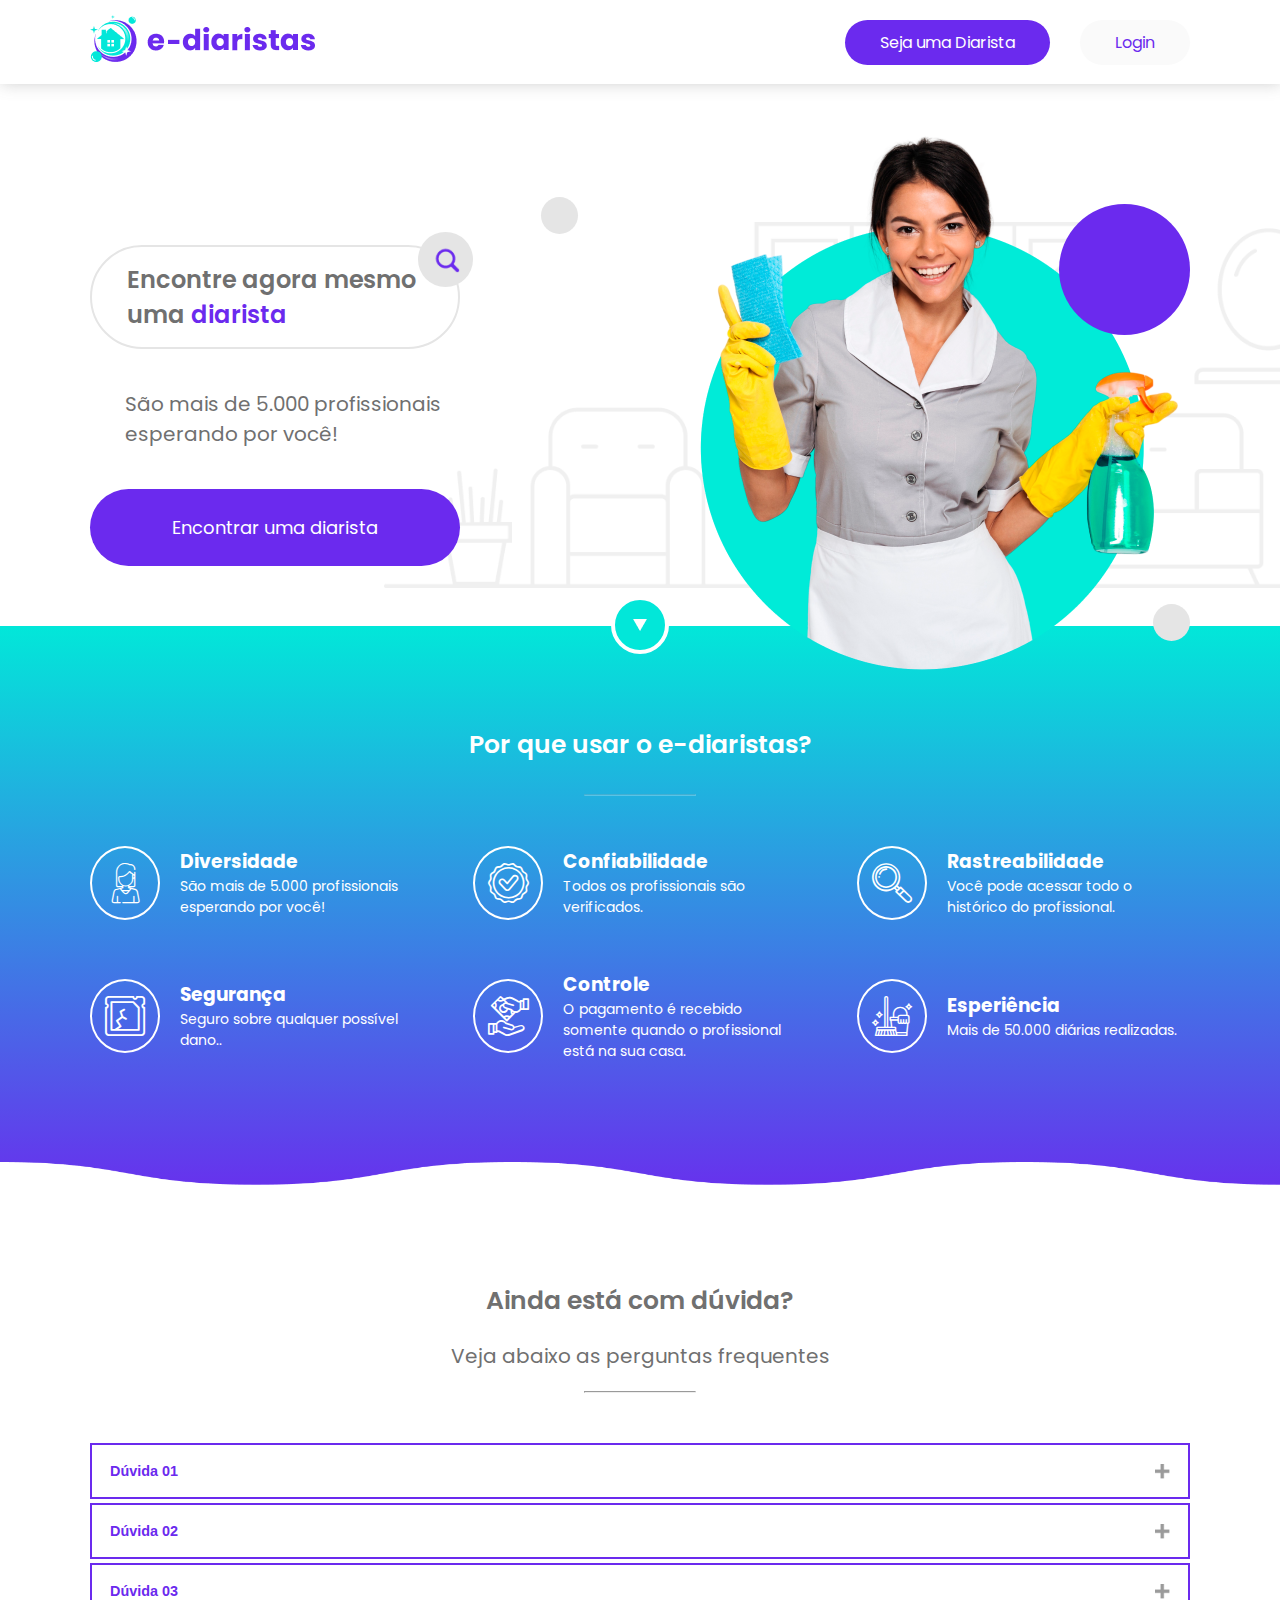
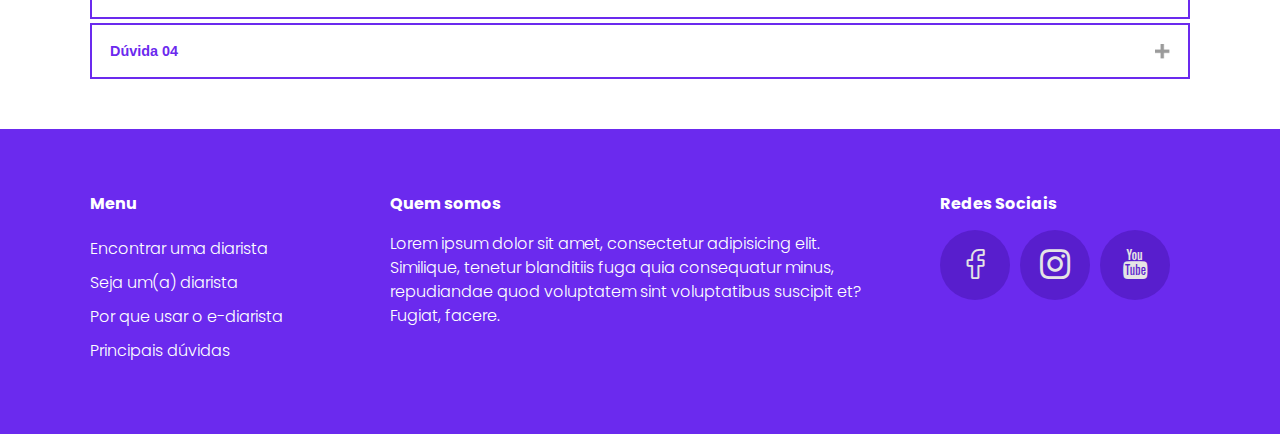
<file: index.html>
<!DOCTYPE html>
<html lang="pt-BR">

<head>
  <meta charset="UTF-8">
  <meta http-equiv="X-UA-Compatible" content="IE=edge">
  <meta name="viewport" content="width=device-width, initial-scale=1.0">

  <!-- Título da Página / Site -->
  <title>e-diaristas</title>

  <!-- Geral -->
  <link rel="canonical" href="https://taoliveira.com.br/e-diaristas-html-css-js-treinaweb/">

  <meta name="author" content="Thais Oliveira">
  <meta name="revised" content="31/05/2024">

  <!-- SEO -->
  <meta name="description" content="Página inicial de apresentação de uma startup de contratação de serviços de diaristas.">
  <meta name="keywords" content="landing page, html css e javascript, frontend developer, frontend, front-end, taoliveira, taoliveira82, Thais Oliveira, Thais Oliveira Dev, thais oliveira, thais oliveira dev, taoliveiradev">
  <meta name="robots" content="index, follow">
  <meta name="googlebot" content="index, follow">

  <!-- Open Graph -->
  <meta property="og:title" content="e-diaristas">
  <meta property="og:description" content="Página inicial de apresentação de uma startup de contratação de serviços de diaristas.">
  <meta property="og:url" content="https://taoliveira.com.br/e-diaristas-html-css-js-treinaweb/">
  <meta property="og:type" content="website">

  <!-- Segurança -->
  <meta http-equiv="X-Content-Type-Options" content="nosniff">

  <!-- Google Fonts -->
  <link rel="preconnect" href="https://fonts.googleapis.com">
  <link rel="preconnect" href="https://fonts.gstatic.com" crossorigin>
  <link href="https://fonts.googleapis.com/css2?family=Poppins:wght@100;200;300;400;500;600;700;800;900&display=swap"
    rel="stylesheet">

  <!-- Ícones -->
  <link rel="stylesheet" href="fonts/tw-icons/css/treinaweb-icons.css">

  <!-- Estilo -->
  <link rel="stylesheet" href="assets/css/style.css">
</head>

<body>
  <!-- Cabeçalho -->
  <header>
    <div class="container">
      <div class="nav-menu">
        <a href="index.html"><img src="assets/img/logo-ediaristas.png" alt="Logo e-diaristas"></a>
        <div class="btn-header">
          <a class="btn-contained" href="#">Seja uma Diarista</a>
          <a class="btn-void" href="login.html">Login</a>
        </div>
      </div>
    </div>
  </header>

  <!-- Conteúdo -->
  <main>
    <!-- Principal -->
    <section class="principal">
      <div class="container">
        <div class="principal-section">
          <div class="principal-description">
            <div class="principal-diarista-text">
              Encontre agora mesmo uma <span>diarista</span>
            </div>
            <p>
              São mais de 5.000 profissionais<br>
              esperando por você!
            </p>
            <a href="#" class="btn-contained">Encontrar uma diarista</a>
          </div>
          <div class="principal-image">
            <img src="assets/img/diarista-topo.png" alt="Imagem ilustrativa de diarista">
          </div>
        </div>
      </div>

    </section>

    <!-- Por que -->
    <section class="porque">
      <div class="container">
        <h2>Por que usar o e-diaristas?</h2>
        <hr>
        <div class="porque-campos-item">
          <div class="porque-item">
            <div>
              <i class="twf-woman"></i>
            </div>
            <div>
              <h3>Diversidade</h3>
              <p>São mais de 5.000 profissionais esperando por você!</p>
            </div>
          </div>
          <div class="porque-item">
            <div>
              <i class="twf-certificate"></i>
            </div>
            <div>
              <h3>Confiabilidade</h3>
              <p>Todos os profissionais são verificados.</p>
            </div>
          </div>
          <div class="porque-item">
            <div>
              <i class="twf-search-2"></i>
            </div>
            <div>
              <h3>Rastreabilidade</h3>
              <p>Você pode acessar todo o histórico do profissional.</p>
            </div>
          </div>
          <div class="porque-item">
            <div>
              <i class="twf-frame-broken"></i>
            </div>
            <div>
              <h3>Segurança</h3>
              <p>Seguro sobre qualquer possível dano..</p>
            </div>
          </div>
          <div class="porque-item">
            <div>
              <i class="twf-payment"></i>
            </div>
            <div>
              <h3>Controle</h3>
              <p>O pagamento é recebido somente quando o profissional está na sua casa.</p>
            </div>
          </div>
          <div class="porque-item">
            <div>
              <i class="twf-broom-bucket"></i>
            </div>
            <div>
              <h3>Esperiência</h3>
              <p>Mais de 50.000 diárias realizadas.</p>
            </div>
          </div>
        </div>
      </div>
    </section>

    <!-- FAQ's -->
    <section class="faqs">
      <div class="division-wave"></div>
      <div class="container">
        <div class="title-section-faqs">
          <h2>Ainda está com dúvida?</h2>
          <p>Veja abaixo as perguntas frequentes</p>
          <hr>
        </div>
        <div class="faqs-accordion">
          <button class="accordion">
            <h3>Dúvida 01</h3>
            <img src="assets/img/icon-plus.png" alt="Ícone de expandir" class="plus">
            <img src="assets/img/icon-minus.png" alt="ícone de fechar" class="minus">
          </button class="accordion">
          <div class="panel">
            <p>Lorem ipsum, dolor sit amet consectetur adipisicing elit. Assumenda voluptatem soluta nostrum, tempore ducimus officiis eius voluptas quia nesciunt eveniet error laborum accusamus quidem.</p>
          </div>

          <button class="accordion">
            <h3>Dúvida 02</h3>
            <img src="assets/img/icon-plus.png" alt="Ícone de expandir" class="plus">
            <img src="assets/img/icon-minus.png" alt="ícone de fechar" class="minus">
          </button>
          <div class="panel">
            <p>Lorem ipsum, dolor sit amet consectetur adipisicing elit. Assumenda voluptatem soluta nostrum, tempore ducimus officiis eius voluptas quia nesciunt eveniet error laborum accusamus quidem.</p>
          </div>

          <button class="accordion">
            <h3>Dúvida 03</h3>
            <img src="assets/img/icon-plus.png" alt="Ícone de expandir" class="plus">
            <img src="assets/img/icon-minus.png" alt="ícone de fechar" class="minus">
          </button>
          <div class="panel">
            <p>Lorem ipsum, dolor sit amet consectetur adipisicing elit. Assumenda voluptatem soluta nostrum, tempore ducimus officiis eius voluptas quia nesciunt eveniet error laborum accusamus quidem.</p>
          </div>

          <button class="accordion">
            <h3>Dúvida 04</h3>
            <img src="assets/img/icon-plus.png" alt="Ícone de expandir" class="plus">
            <img src="assets/img/icon-minus.png" alt="ícone de fechar" class="minus">
          </button>
          <div class="panel">
            <p>Lorem ipsum, dolor sit amet consectetur adipisicing elit. Assumenda voluptatem soluta nostrum, tempore ducimus officiis eius voluptas quia nesciunt eveniet error laborum accusamus quidem.</p>
          </div>
        </div>
      </div>
    </section>
  </main>

  <!-- Rodapé -->
  <footer>
    <div class="container">
      <div class="footer-content">
        <div class="footer-item">
          <h2>Menu</h2>
          <ul>
            <li>
              <a href="#">Encontrar uma diarista</a>
            </li>
            <li>
              <a href="#">Seja um(a) diarista</a>
            </li>
            <li>
              <a href="#">Por que usar o e-diarista</a>
            </li>
            <li>
              <a href="#">Principais dúvidas</a>
            </li>
          </ul>
        </div>

        <div class="footer-item">
          <h2>Quem somos</h2>
          <p>Lorem ipsum dolor sit amet, consectetur adipisicing elit. Similique, tenetur blanditiis fuga quia consequatur minus, repudiandae quod voluptatem sint voluptatibus suscipit et? Fugiat, facere.</p>
        </div>
        
        <div class="footer-item">
          <h2>Redes Sociais</h2>
          <div class="social-media">
            <a href="#"><i class="twf-facebook-f"></i></a>
            <a href="#"><i class="twf-instagram"></i></a>
            <a href="#"><i class="twf-youtube"></i></a>
          </div>
        </div>
      </div>
    </div>
  </footer>

  <!-- Scripts -->
  <script type="text/javascript" src="assets/js/script.js"></script>
</body>

</html>
</file>
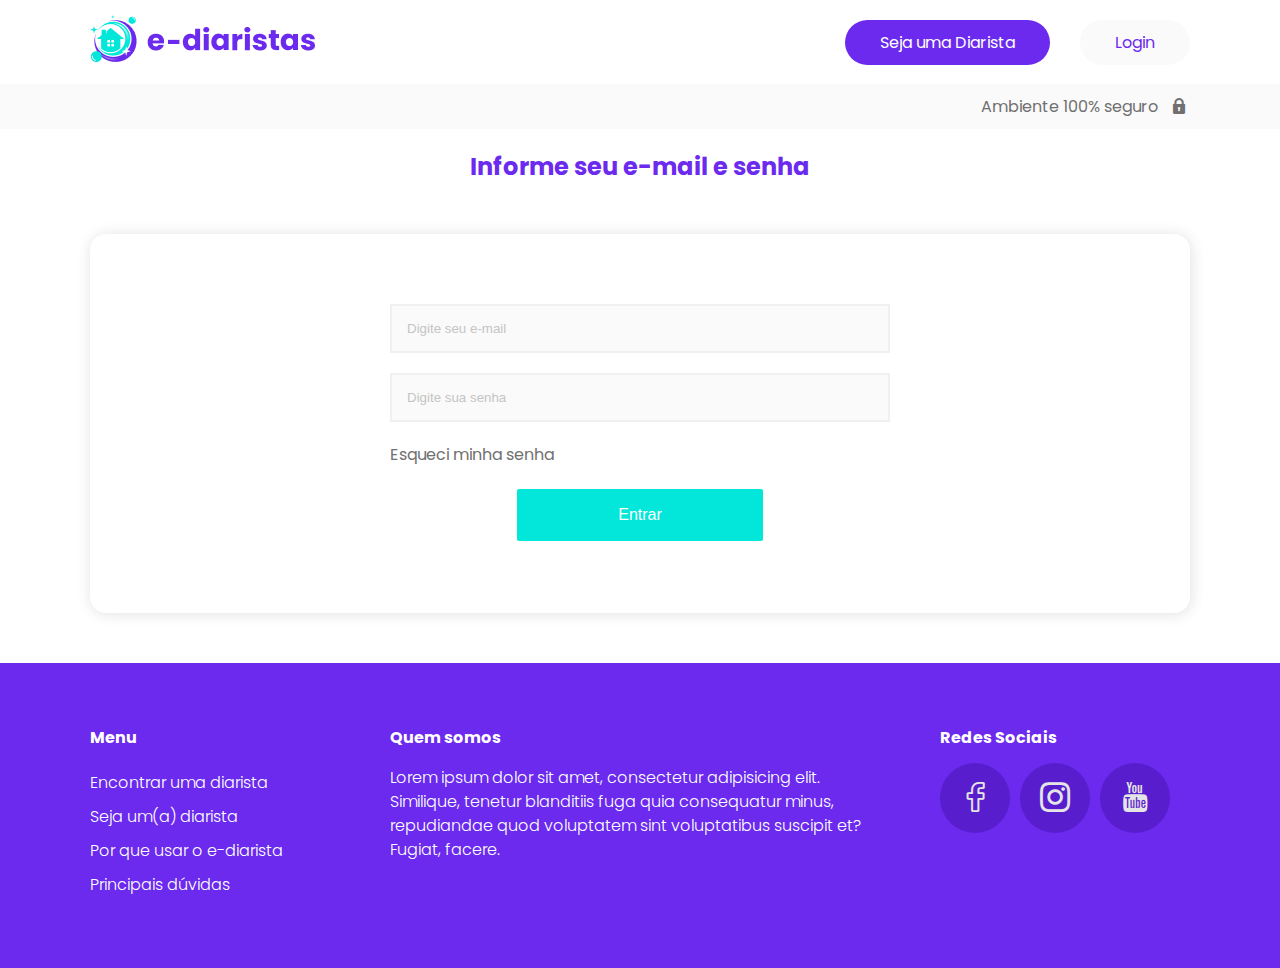
<file: login.html>
<!DOCTYPE html>
<html lang="pt-BR">

<head>
  <meta charset="UTF-8">
  <meta http-equiv="X-UA-Compatible" content="IE=edge">
  <meta name="viewport" content="width=device-width, initial-scale=1.0">

  <!-- Título da Página / Site -->
  <title>Login | e-diaristas</title>

  <!-- Geral -->
  <link rel="canonical" href="https://taoliveira.com.br/e-diaristas-html-css-js-treinaweb/login">

  <meta name="author" content="Thais Oliveira">
  <meta name="revised" content="31/05/2024">

  <!-- SEO -->
  <meta name="description" content="Página Login | e-diaristas startup de contratação de serviços.">
  <meta name="keywords" content="landing page, html css e javascript, frontend developer, frontend, front-end, taoliveira, taoliveira82, Thais Oliveira, Thais Oliveira Dev, thais oliveira, thais oliveira dev, taoliveiradev">
  <meta name="robots" content="index, follow">
  <meta name="googlebot" content="index, follow">

  <!-- Open Graph -->
  <meta property="og:title" content="Login | e-diaristas">
  <meta property="og:description" content="Página Login | e-diaristas startup de contratação de serviços.">
  <meta property="og:url" content="https://taoliveira.com.br/e-diaristas-html-css-js-treinaweb/login">
  <meta property="og:type" content="website">

  <!-- Segurança -->
  <meta http-equiv="X-Content-Type-Options" content="nosniff">

  <!-- Google Fonts -->
  <link rel="preconnect" href="https://fonts.googleapis.com">
  <link rel="preconnect" href="https://fonts.gstatic.com" crossorigin>
  <link href="https://fonts.googleapis.com/css2?family=Poppins:wght@100;200;300;400;500;600;700;800;900&display=swap"
    rel="stylesheet">

  <!-- Ícones -->
  <link rel="stylesheet" href="fonts/tw-icons/css/treinaweb-icons.css">

  <!-- Estilo -->
  <link rel="stylesheet" href="assets/css/style.css">
  <link rel="stylesheet" href="assets/css/login.css">
</head>
<body>
<!-- Cabeçalho -->
<header>
  <div class="container">
    <div class="nav-menu">
      <a href="index.html"><img src="assets/img/logo-ediaristas.png" alt="Logo e-diaristas"></a>
      <div class="btn-header">
        <a class="btn-contained" href="#">Seja uma Diarista</a>
        <a class="btn-void" href="login.html">Login</a>
      </div>
    </div>
  </div>
</header>

<!-- Conteúdo -->
<main>
  <section>
    <div class="seguro-field">
      <div class="container seguro">
        <p>Ambiente 100% seguro</p>
        <i class="twf-lock"></i>
      </div>
    </div>
    <div>
      <div class="container">
        <h2 class="login-title">Informe seu e-mail e senha</h2>
        <div class="form-content">
          <div class="form-field">
            <form>
              <input type="email" name="" id="" placeholder="Digite seu e-mail">
              <input type="password" name="" id="" placeholder="Digite sua senha">
              <a href="#" class="password-recover">Esqueci minha senha</a>
              <div class="btn-form">
                <button type="submit">Entrar</button>
                <a href="index.html">Voltar</a>
              </div>
            </form>
          </div>
        </div>
      </div>
    </div>
  </section>
</main>

<!-- Rodapé -->
<footer>
  <div class="container">
    <div class="footer-content">
      <div class="footer-item">
        <h2>Menu</h2>
        <ul>
          <li>
            <a href="#">Encontrar uma diarista</a>
          </li>
          <li>
            <a href="#">Seja um(a) diarista</a>
          </li>
          <li>
            <a href="#">Por que usar o e-diarista</a>
          </li>
          <li>
            <a href="#">Principais dúvidas</a>
          </li>
        </ul>
      </div>

      <div class="footer-item">
        <h2>Quem somos</h2>
        <p>Lorem ipsum dolor sit amet, consectetur adipisicing elit. Similique, tenetur blanditiis fuga quia consequatur minus, repudiandae quod voluptatem sint voluptatibus suscipit et? Fugiat, facere.</p>
      </div>
      
      <div class="footer-item">
        <h2>Redes Sociais</h2>
        <div class="social-media">
          <a href="#"><i class="twf-facebook-f"></i></a>
          <a href="#"><i class="twf-instagram"></i></a>
          <a href="#"><i class="twf-youtube"></i></a>
        </div>
      </div>
    </div>
  </div>
</footer>

</body>
</html>
</file>
<file: fonts/tw-icons/css/treinaweb-icons.css>
@font-face {
  font-family: 'treinaweb-icons';
  src: url('../font/treinaweb-icons.eot?58514601');
  src: url('../font/treinaweb-icons.eot?58514601#iefix') format('embedded-opentype'),
       url('../font/treinaweb-icons.woff2?58514601') format('woff2'),
       url('../font/treinaweb-icons.woff?58514601') format('woff'),
       url('../font/treinaweb-icons.ttf?58514601') format('truetype'),
       url('../font/treinaweb-icons.svg?58514601#treinaweb-icons') format('svg');
  font-weight: normal;
  font-style: normal;
}
/* Chrome hack: SVG is rendered more smooth in Windozze. 100% magic, uncomment if you need it. */
/* Note, that will break hinting! In other OS-es font will be not as sharp as it could be */
/*
@media screen and (-webkit-min-device-pixel-ratio:0) {
  @font-face {
    font-family: 'treinaweb-icons';
    src: url('../font/treinaweb-icons.svg?58514601#treinaweb-icons') format('svg');
  }
}
*/
 
 [class^="twf-"]:before, [class*=" twf-"]:before {
  font-family: "treinaweb-icons";
  font-style: normal;
  font-weight: normal;
  speak: never;
 
  display: inline-block;
  text-decoration: inherit;
  width: 1em;
  margin-right: .2em;
  text-align: center;
  /* opacity: .8; */
 
  /* For safety - reset parent styles, that can break glyph codes*/
  font-variant: normal;
  text-transform: none;
 
  /* fix buttons height, for twitter bootstrap */
  line-height: 1em;
 
  /* Animation center compensation - margins should be symmetric */
  /* remove if not needed */
  margin-left: .2em;
 
  /* you can be more comfortable with increased icons size */
  /* font-size: 120%; */
 
  /* Font smoothing. That was taken from TWBS */
  -webkit-font-smoothing: antialiased;
  -moz-osx-font-smoothing: grayscale;
 
  /* Uncomment for 3D effect */
  /* text-shadow: 1px 1px 1px rgba(127, 127, 127, 0.3); */
}
 
.twf-credit-card:before { content: '\e800'; } /* '' */
.twf-bars:before { content: '\e801'; } /* '' */
.twf-broom-bucket:before { content: '\e802'; } /* '' */
.twf-calendar:before { content: '\e803'; } /* '' */
.twf-camera:before { content: '\e804'; } /* '' */
.twf-caret-down:before { content: '\e805'; } /* '' */
.twf-caret-left:before { content: '\e806'; } /* '' */
.twf-caret-right:before { content: '\e807'; } /* '' */
.twf-caret-up:before { content: '\e808'; } /* '' */
.twf-certificate:before { content: '\e809'; } /* '' */
.twf-check-circle:before { content: '\e80a'; } /* '' */
.twf-cleaning-1:before { content: '\e80b'; } /* '' */
.twf-cleaning-2:before { content: '\e80c'; } /* '' */
.twf-cleaning-3:before { content: '\e80d'; } /* '' */
.twf-facebook-f:before { content: '\e80e'; } /* '' */
.twf-frame-broken:before { content: '\e80f'; } /* '' */
.twf-instagram:before { content: '\e810'; } /* '' */
.twf-lock:before { content: '\e811'; } /* '' */
.twf-minus:before { content: '\e812'; } /* '' */
.twf-payment:before { content: '\e813'; } /* '' */
.twf-plus:before { content: '\e814'; } /* '' */
.twf-search:before { content: '\e815'; } /* '' */
.twf-search-2:before { content: '\e816'; } /* '' */
.twf-sort:before { content: '\e817'; } /* '' */
.twf-star:before { content: '\e818'; } /* '' */
.twf-times:before { content: '\e819'; } /* '' */
.twf-upload:before { content: '\e81a'; } /* '' */
.twf-woman:before { content: '\e81b'; } /* '' */
.twf-youtube:before { content: '\e81c'; } /* '' */
</file>
<file: assets/css/style.css>
/* GOOGLE FONTS */
@import url('https://fonts.googleapis.com/css2?family=Poppins:wght@100;200;300;400;500;600;700;800;900&display=swap');

/* ROOT */
:root {
  --primary: #6b2aee;
  --secondary: #02e7d9;
  --light-gray: #e5e5e5;
  --dark-gray: #707070;
  --btn-void: #fafafa;
  font-family: "Poppins", sans-serif;
}

/* RESET */
  html, body {
  margin: 0;
  padding: 0;
  box-sizing: border-box;
  overflow-x: hidden;
}

/* CONTAINER */
.container {
  max-width: 1100px;
  margin: 0 auto;
  padding: 0 15px;
}

/* BUTTONS */

.btn-header {
  display: flex;
  align-items: center;
  gap: 30px;
}

.btn-contained {
  background-color: var(--primary);
  padding: 10px 35px;
  border-radius: 25px;
  color: #fff;
  text-decoration: none;
}

.btn-void {
  background-color: var(--btn-void);
  padding: 10px 35px;
  color: var(--primary);
  text-decoration: none;
  border-radius: 25px;
}


/* HEADER */
header {
  padding: 15px 0;
  box-shadow: 1px 0 15px rgba(98,98,98,0.294);
}

.nav-menu {
  display: flex;
  justify-content: space-between;
  align-items: center;
}

/* PRINCIPAL */

.principal {
  background-image: url(../img/bg-image-principal.png);
  background-repeat: no-repeat;
  background-position: right;
  background-size: 70%;
}

.principal-section {
  display: flex;
  justify-content: space-between;
  align-items: center;
  padding: 40px 0;
}

.principal-description {
  display: flex;
  flex-direction: column;
  gap: 20px;
  max-width: 370px;
}

.principal-description p {
  font-size: 20px;
  color: var(--dark-gray);
  padding-left: 35px;
}

.principal-diarista-text {
  border: 2px solid var(--light-gray);
  padding: 15px 35px;
  border-radius: 70px;
  font-weight: 600;
  font-size: 1.5rem;
  color: var(--dark-gray);
  position: relative;
}

.principal-diarista-text span {
  color: var(--primary);
}

.principal-diarista-text::after {
  content: "";
  position: absolute;
  width: 55px;
  height: 55px;
  background-color: var(--light-gray);
  background-image: url(../img/icon-search-principal.png);
  background-repeat: no-repeat;
  background-size: 50%;
  background-position: center center;
  border-radius: 50%;
  top: -15px;
  right: -15px;
}

.principal-description a {
  text-align: center;
  font-size: 18px;
  padding: 25px;
  border-radius: 50px;
}

.principal-image {
  position: relative;
  z-index: 50;
}

.principal-image::after,
.principal-image::before {
  content: "";
  position: absolute;
  border-radius: 50%;
  right: 0;
}

.principal-image::before {
  width: 131px;
  height: 131px;
  background-color: var(--primary);
  top: 80px;
}

.principal-image::after {
  width: 37px;
  height: 37px;
  background-color: var(--light-gray);
  bottom: 45px;
  z-index: 50;
}

.principal-diarista-text::before {
  content: "";
  position: absolute;
  width: 37px;
  height: 37px;
  background-color: var(--light-gray);
  top: -50px;
  right: -120px;
  border-radius: 50%;
}

/* POR QUE SECTION */

.porque {
  background-image: linear-gradient(var(--secondary), var(--primary));
  margin-top: -100px;
  padding: 100px 0 150px 0;
  color: #fff;
  position: relative;
}

.porque::before {
  content: "";
  width: 50px;
  height: 50px;
  border-radius: 50%;
  border: 4px solid #fff;
  background-color: var(--secondary);
  background-image: url(../img/icon-trigulo.png);
  background-repeat: no-repeat;
  background-position: center center;
  right: 50%;
  transform: translate(50%);
  top: -30px;
  position: absolute;
}

.porque h2 {
  font-size: 25px;
  text-align: center;
  font-weight: 600;
  line-height: 37.5px;
  margin: 0 0 30px 0;
}

.porque hr {
  width: 10%;
  border-color: rgba(255, 255, 255, 0.25);
}

.porque-campos-item {
  display: grid;
  grid-template-columns: repeat(auto-fit, minmax(280px, 1fr));
  gap: 50px;
  margin-top: 50px;
}

.porque-item {
  display: flex;
  align-items: center;
  gap: 20px;
}

.porque-item h3,
.porque-item p {
  margin: 0;
}

.porque-item p {
  font-size: 14px;
}

.porque-item div:first-child {
  border: 2px solid #fff;
  border-radius: 50%;
  padding: 5px;
}

.porque-item i {
  font-size: 40px;
}

.porque-campos-item hr {
  display: none;
}

/* FAQ's section */

.division-wave {
  width: 100%;
  height: 100px;
  background-image: url(../img/wave.png);
  background-repeat: no-repeat;
  background-size: 100% 100%;
  background-position: bottom;
  position: relative;
  top: -50px;
}

.faqs {
  padding-bottom: 50px;
}

.title-section-faqs {
  text-align: center;
  color: var(--dark-gray);
  margin-top: -50px;
  margin-bottom: 50px;
}

.title-section-faqs h2 {
  font-size: 25px;
  font-weight: 600;
}

.title-section-faqs p {
  font-size: 20px;
}

.title-section-faqs hr {
  width: 10%;
  margin: 0 auto;
}

.accordion {
  background-color: #fff;
  color: var(--primary);
  padding: 18px;
  width: 100%;
  outline: none;
  display: flex;
  justify-content: space-between;
  align-items: center;
  transition: .4s;
  cursor: pointer;
}

.panel,
.accordion {
  text-align: left;
  margin-top: 4px;
  border: 2px solid var(--primary);
}

.panel {
  padding: 0 18px;
  overflow: hidden;
  display: none;
  border-top: none;
  margin: 0;
  font-size: 17px;
  color: #2c3a57;
}

.accordion h3 {
  font-weight: 700;
  font-size: .9rem;
  margin: 0;
}

.accordion img {
  width: 15px;
}

.active .plus {
  display: none;
}


.minus {
  display: none;
}

.active .minus {
  display: inline-block;
}

.active {
  border-bottom: none;
}

/* FOOTER */
footer {
  background-color: var(--primary);
  padding: 50px 0;
}

footer .footer-content {
  display: grid;
  grid-template-columns: 1fr 2fr 1fr;
  gap: 50px;
}

footer .footer-content .footer-item {
  color: #fff;
  font-size: 1rem;
  font-weight: 300;
  line-height: 150%;
}

footer .footer-content .footer-item ul {
  list-style: none;
  padding: 0;
}

footer .footer-content .footer-item ul a {
  color: #fff;
  margin: 5px 0;
  text-decoration: none;
  display: inline-block;
}

footer .footer-content .footer-item ul a:hover {
  text-decoration: underline;
  color: var(--secondary);
}

footer .footer-content .footer-item h2 {
  font-size: 16px;
}

footer .footer-content .footer-item .social-media {
  display: flex;
  align-items: center;
  gap: 10px;
}

footer .footer-content .footer-item .social-media i {
  color: var(--light-gray);
  font-size: 30px;
  transition: all ease .5s;
}

footer .footer-content .footer-item .social-media a {
  background-color:#581ecd;
  padding: 10px;
  width: 50px;
  height: 50px;
  border-radius: 50%;
  text-align: center;
  display: grid;
  place-items: center;
  transition: all ease .5s;
}

footer .footer-content .footer-item .social-media i:hover {
  color: var(--primary);
}

footer .footer-content .footer-item .social-media a:hover {
  background-color: var(--secondary);
  transform: scale(1.07);
}

/* BREAKPOINTS */
@media(max-width: 992px) {
  .principal {
    background-size: 100% 100%;
    background-position: bottom;
    padding: 50px 0;
  }

  .principal-image {
    display: none;
  }

  .principal-section {
    justify-content: center;
  }

  .principal-description {
    text-align: center;
  }

  .porque {
    margin-top: 0;
  }

  footer .footer-content {
    grid-template-columns: 1fr 1fr;
    row-gap: 30px;
    column-gap: 0;
  }
}

@media(max-width: 768px) {
  .nav-menu {
    flex-direction: column;
    justify-content: center;
    gap: 30px;
  }

  .principal-section, .principal-description {
    width: 100%;
    display: block;
  }

  .principal-description {
    gap: 0;
    max-width: 100%;
  }

  .principal-diarista-text, .principal-description p {
    border: none;
    padding: 0;
    font-weight: normal;
    font-size: 1.2rem;
    margin: 0;
  }

  .principal-diarista-text::after{
    display: none;
  }

  .principal-diarista-text span {
    color: var(--dark-grey);
  }

  .principal-description a {
    display: block;
    width: 80%;
    padding: 15px;
    margin: 30px auto 10px auto;
  }
}

@media(max-width: 600px) {
  .porque-campos-item {
    gap: 15px;
  }

  .porque-campos-item hr {
    width: 100%;
    display: block;
  }

  .footer-content {
    display: flex;
    grid-template-columns: 1fr;
  }

  .porque-item i {
    font-size: 24px;
  }

  .btn-header {
    flex-wrap: wrap;
    justify-content: center;
  }
}
</file>
<file: assets/css/login.css>
/* ROOT */
:root {
  --primary: #6b2aee;
  --secondary: #02e7d9;
  --light-gray: #e5e5e5;
  --dark-gray: #707070;
  --btn-void: #fafafa;
  font-family: "Poppins", sans-serif;
}

/* MAIN CONTENT */
.seguro-field {
  background-color: #fafafa;
  position: sticky;
  top: 0;
}

.seguro {
  color: var(--dark-gray);
  display: flex;
  flex-direction: row;
  justify-content: flex-end;
  align-items: center;
  gap: 10px;
  padding: 10px 15px;
}

.seguro p {
  margin: 0;
}

.login-title {
  color: var(--primary);
  text-align: center;
}

.form-content {
  display: grid;
  place-items: center;
  margin: 50px 0;
  padding: 70px 0;
  box-shadow: 1px 1px 15px rgba(0, 0, 0, 0.123);
  border-radius: 16px;
}

.form-field {
  width: 500px;
}

.form-content form {
  display: flex;
  flex-direction: column;
  gap: 20px;
}

.form-content form input {
  border: 2px solid #f0f0f0;
  background-color: #fafafa;
  padding: 15px;
}

.form-content form input:focus {
  outline-color: var(--primary);
}

.form-content form input::placeholder {
  color: #c4c4c4;
}

.password-recover {
  color: #707070;
  text-decoration: none;
}

.btn-form {
  display: flex;
  justify-content: center;
  gap: 50px;
  align-items: center;
}

.btn-form a {
  display: none;
}

.btn-form button {
  background-color: var(--secondary);
  padding: 17px 20px;
  width: 250px;
  border-radius: 3px;
  outline: auto;
  cursor: pointer;
  color: white;
  border: 2px solid var(--secondary)!important;
  font-size: 16px;
}

/* BREAKPOINTS */

@media (max-width: 768px) {
  .form-content {
    padding: 50px 32px;
  }

  .form-field {
    width: 100%;
  }

  .btn-form {
    flex-direction: column;
    align-items: center;
    margin-top: 20px;
    gap: 20px;
  }

  .btn-form a {
    display: inline-block;
    border: 2px solid var(--primary);
    width: 50%;
    text-align: center;
    text-decoration: none;
    color: var(--primary);
    border-radius: 3px;
    padding: 16px 0;
  }

  .btn-form button {
    width: 50%;
  }
}

@media (max-width: 450px) {
  .btn-form a, 
  .btn-form button {
    width: 80%;
   }
}
</file>
